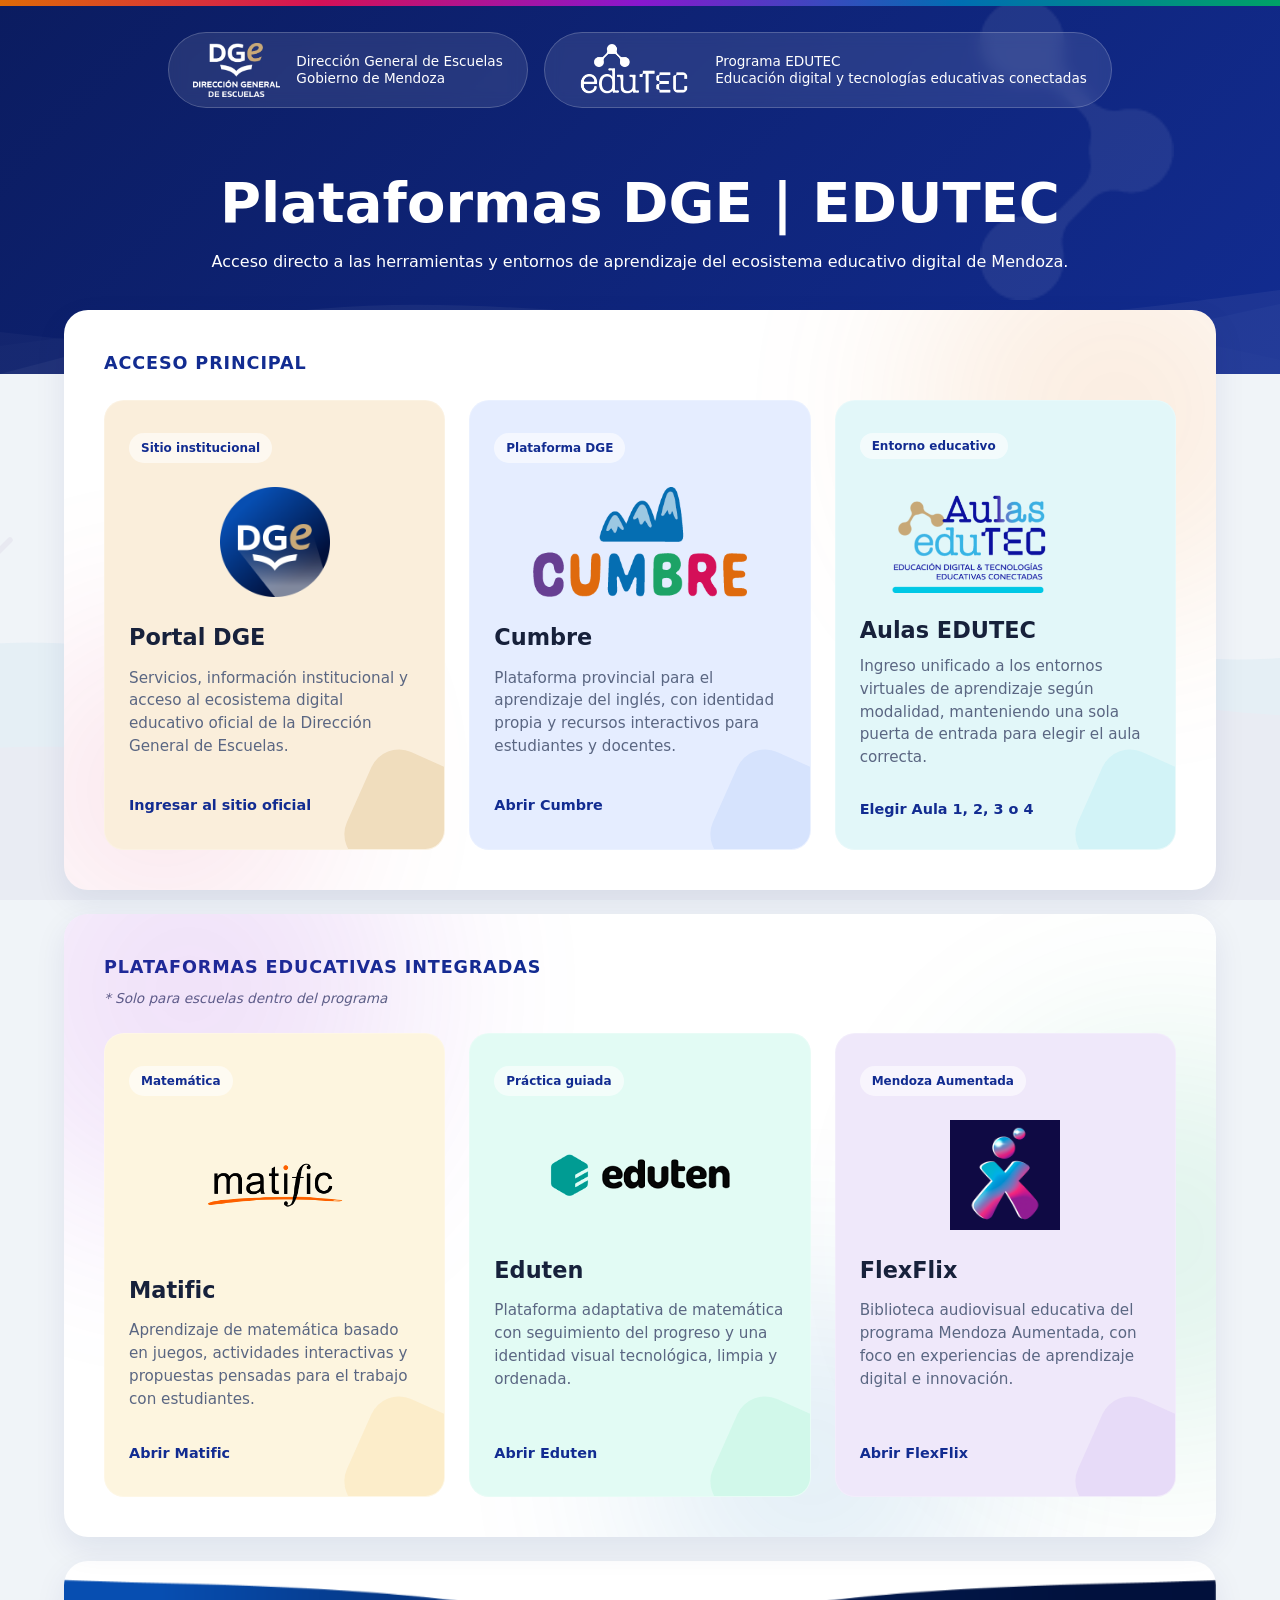
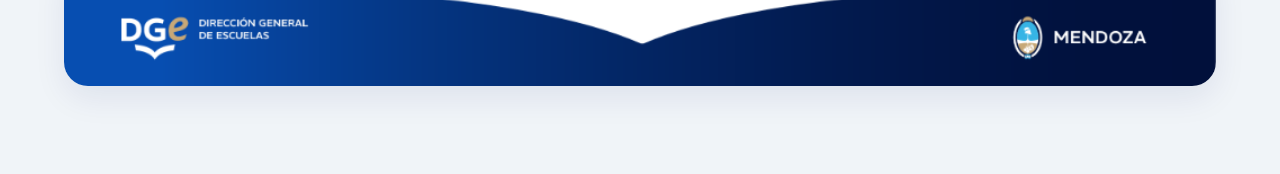
<file: index.html>
<!DOCTYPE html>
<html lang="es">

<head>
    <meta charset="UTF-8">
    <meta name="viewport" content="width=device-width, initial-scale=1.0">
    <title>Plataformas DGE | EDUTEC</title>
    <link rel="stylesheet" href="css/style.css">
</head>

<body>


    <!-- Hero Institucional -->
    <header class="hero">
        <!-- Guiño Edutec: Signature Color Bar -->
        <div class="edutec-palette-bar"></div>

        <div class="hero-bg-molecule"></div>
        <div class="hero-bg-mountains"></div>

        <div class="container hero-container">
            <div class="hero-header">
                <div class="hero-logos">
                    <!-- Pill Logo DGE -->
                    <div class="hero-logo-box">
                        <img src="img/dge-white-fixed-1.png" alt="DGE" class="logo-image"
                            onerror="this.src=''; this.alt='DGE';">
                        <div class="logo-text">Dirección General de Escuelas<br>Gobierno de Mendoza</div>
                    </div>
                    <!-- Pill Logo EDUTEC -->
                    <div class="hero-logo-box">
                        <img src="img/edutec-header.png" alt="EDUTEC" class="logo-image"
                            onerror="this.src=''; this.alt='EDUTEC';">
                        <div class="logo-text">Programa EDUTEC<br>Educación digital y tecnologías educativas conectadas
                        </div>
                    </div>
                </div>
            </div>

            <div class="hero-content">
                <h1 class="hero-title">Plataformas DGE | EDUTEC</h1>
                <p class="hero-description">
                    Acceso directo a las herramientas y entornos de aprendizaje del ecosistema educativo digital de
                    Mendoza.
                </p>


            </div>
        </div>
    </header>

    <main class="container main-content" id="accesos">

        <!-- Acceso Principal (Gobierno de Mendoza) -->
        <section class="section-panel">
            <div class="edutec-node node-orange"></div>
            <div class="edutec-node node-pink"></div>
            <h2 class="section-title">ACCESO PRINCIPAL</h2>
            <div class="cards-grid">

                <!-- Portal DGE -->
                <a href="https://www.mendoza.edu.ar/" class="card card-portal" target="_blank"
                    rel="noopener noreferrer">
                    <div class="card-badge">Sitio institucional</div>
                    <img src="img/portal-dge.png" alt="Portal DGE" class="card-logo"
                        onerror="this.src=''; this.alt='Portal DGE';">
                    <h3>Portal DGE</h3>
                    <p>Servicios, información institucional y acceso al ecosistema digital educativo oficial de la
                        Dirección General de Escuelas.</p>
                    <div class="card-link">Ingresar al sitio oficial</div>
                </a>

                <!-- Cumbre -->
                <a href="https://cumbre.mendoza.edu.ar/" class="card card-cumbre" target="_blank"
                    rel="noopener noreferrer">
                    <div class="card-badge">Plataforma DGE</div>
                    <img src="img/cumbre.png" alt="Cumbre" class="card-logo" onerror="this.src=''; this.alt='Cumbre';">
                    <h3>Cumbre</h3>
                    <p>Plataforma provincial para el aprendizaje del inglés, con identidad propia y recursos
                        interactivos para estudiantes y docentes.</p>
                    <div class="card-link">Abrir Cumbre</div>
                </a>

                <!-- Aulas EDUTEC -->
                <button type="button" class="card card-aulas" id="btnAulasEdutec">
                    <div class="card-badge">Entorno educativo</div>
                    <img src="img/aulas-edutec.png" alt="Aulas EDUTEC" class="card-logo"
                        onerror="this.src=''; this.alt='Aulas EDUTEC';">
                    <h3>Aulas EDUTEC</h3>
                    <p>Ingreso unificado a los entornos virtuales de aprendizaje según modalidad, manteniendo una sola
                        puerta de entrada para elegir el aula correcta.</p>
                    <div class="card-link">Elegir Aula 1, 2, 3 o 4</div>
                </button>

            </div>
        </section>

        <!-- Plataformas Educativas Integradas -->
        <section class="section-panel">
            <div class="edutec-node node-purple"></div>
            <div class="edutec-node node-blue"></div>
            <div class="edutec-node node-green"></div>
            <h2 class="section-title">PLATAFORMAS EDUCATIVAS INTEGRADAS</h2>
            <p class="section-note">* Solo para escuelas dentro del programa</p>
            <div class="cards-grid">

                <!-- Matific -->
                <a href="https://www.matific.com/ar/es-ar/home/" class="card card-matific" target="_blank"
                    rel="noopener noreferrer">
                    <div class="card-badge">Matemática</div>
                    <img src="img/matific.png" alt="Matific" class="card-logo"
                        onerror="this.src=''; this.alt='Matific';">
                    <h3>Matific</h3>
                    <p>Aprendizaje de matemática basado en juegos, actividades interactivas y propuestas pensadas para
                        el trabajo con estudiantes.</p>
                    <div class="card-link">Abrir Matific</div>
                </a>

                <!-- Eduten -->
                <a href="https://eduten.com/" class="card card-eduten" target="_blank" rel="noopener noreferrer">
                    <div class="card-badge">Práctica guiada</div>
                    <img src="img/eduten.png" alt="Eduten" class="card-logo" onerror="this.src=''; this.alt='Eduten';">
                    <h3>Eduten</h3>
                    <p>Plataforma adaptativa de matemática con seguimiento del progreso y una identidad visual
                        tecnológica, limpia y ordenada.</p>
                    <div class="card-link">Abrir Eduten</div>
                </a>

                <!-- FlexFlix -->
                <a href="https://www.flexflix.ai/" class="card card-flexflix" target="_blank" rel="noopener noreferrer">
                    <div class="card-badge">Mendoza Aumentada</div>
                    <img src="img/flexflix.png" alt="FlexFlix" class="card-logo"
                        onerror="this.src=''; this.alt='FlexFlix';">
                    <h3>FlexFlix</h3>
                    <p>Biblioteca audiovisual educativa del programa Mendoza Aumentada, con foco en experiencias de
                        aprendizaje digital e innovación.</p>
                    <div class="card-link">Abrir FlexFlix</div>
                </a>

            </div>
        </section>

        <!-- Pie Institucional -->
        <footer class="footer-panel">
            <img src="img/footer-banner-final.png" alt="Dirección General de Escuelas · Gobierno de Mendoza"
                class="footer-banner">
        </footer>

    </main>

    <!-- Modal Aulas EDUTEC -->
    <div class="modal-overlay" id="modalAulas" aria-hidden="true" role="dialog" aria-labelledby="modalTitle">
        <div class="modal-content">
            <button class="modal-close" id="btnCloseModal" aria-label="Cerrar ventana">
                <svg viewBox="0 0 24 24" fill="none" stroke="currentColor" stroke-width="2.5" stroke-linecap="round"
                    stroke-linejoin="round">
                    <line x1="18" y1="6" x2="6" y2="18"></line>
                    <line x1="6" y1="6" x2="18" y2="18"></line>
                </svg>
            </button>
            <div class="modal-header">
                <h3 id="modalTitle">Seleccionar Aula Virtual</h3>
                <p>Elegí el aula correspondiente según la modalidad.</p>
            </div>
            <div class="modal-body">
                <a href="https://aulasedutec1.mendoza.edu.ar/" class="modal-link" target="_blank"
                    rel="noopener noreferrer">Aula 1</a>
                <a href="https://aulasedutec2.mendoza.edu.ar/" class="modal-link" target="_blank"
                    rel="noopener noreferrer">Aula 2</a>
                <a href="https://aulasedutec3.mendoza.edu.ar/" class="modal-link" target="_blank"
                    rel="noopener noreferrer">Aula 3</a>
                <a href="https://aulasedutec4.mendoza.edu.ar/" class="modal-link" target="_blank"
                    rel="noopener noreferrer">Aula 4</a>
            </div>
            <div class="modal-support">
                <span class="support-dot"></span>
                <h4>SOPORTE TÉCNICO</h4>
                <p>Ante cualquier duda técnica</p>
                <a href="mailto:ayudaaulasedutec@mendoza.edu.ar" class="support-link">ayudaaulasedutec@mendoza.edu.ar</a>
            </div>
        </div>
    </div>

    <script src="js/app.js"></script>
</body>

</html>
</file>
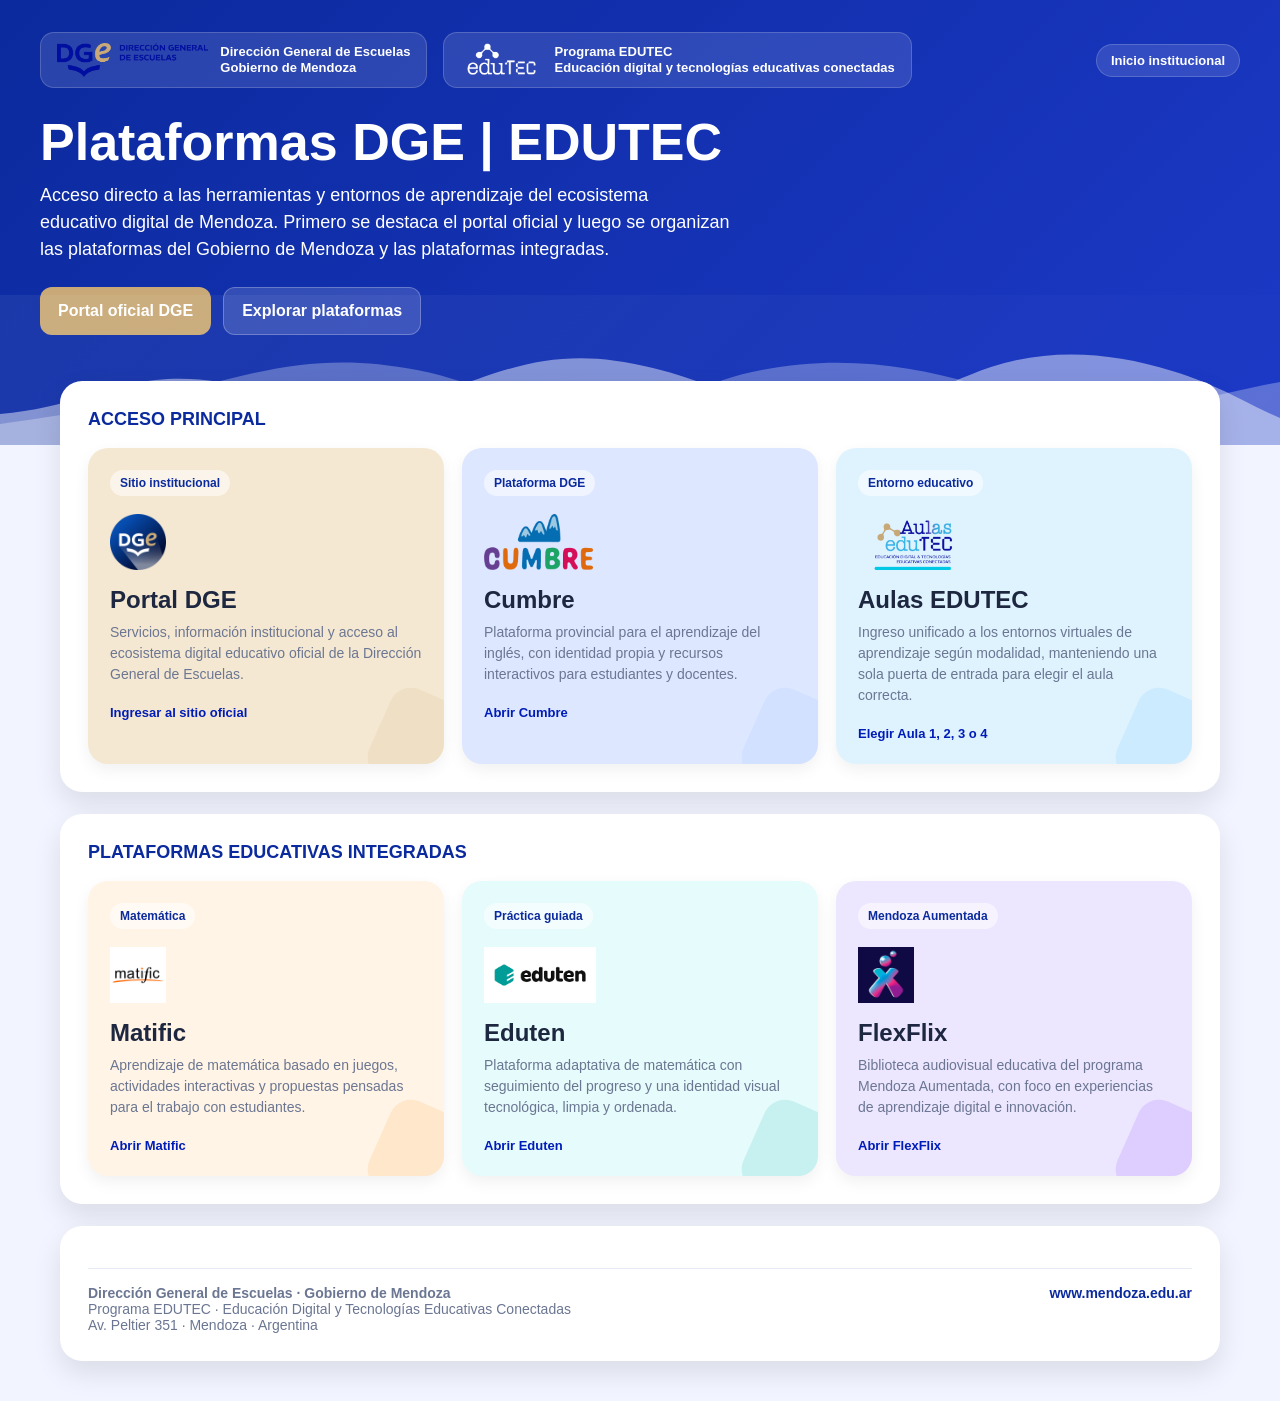
<file: original_chatgpt.html>
<!DOCTYPE html>
<html lang="es">
<head>
  <meta charset="UTF-8" />
  <meta name="viewport" content="width=device-width, initial-scale=1.0" />
  <title>Plataformas DGE | EDUTEC</title>
  <style>
    :root{
      --azul-dge:#0b2a9d;
      --azul-hero:#1c39c7;
      --celeste:#dff3ff;
      --azul-claro:#dde7ff;
      --dorado:#c8a977;
      --dorado-soft:#f5e8d2;
      --violeta:#ece6ff;
      --texto:#1d2740;
      --muted:#6b7692;
      --radius:20px;
      --shadow:0 12px 28px rgba(0,0,0,.10);
    }

    *{box-sizing:border-box}

    html{scroll-behavior:smooth}

    body{
      margin:0;
      font-family:Segoe UI, Arial, sans-serif;
      color:var(--texto);
      background:#f2f5ff;
    }

    .hero{
      background:linear-gradient(135deg,var(--azul-dge),var(--azul-hero));
      color:white;
      padding:32px 30px 110px 30px;
      position:relative;
      overflow:hidden;
    }

    .hero::before{
      content:"";
      position:absolute;
      inset:auto auto 0 0;
      width:100%;
      height:150px;
      background:
        radial-gradient(circle at 12% 100%, rgba(255,255,255,.08) 0 3px, transparent 3px 15px),
        radial-gradient(circle at 16% 92%, rgba(255,255,255,.08) 0 3px, transparent 3px 15px),
        linear-gradient(135deg, rgba(255,255,255,.06), rgba(255,255,255,0));
      pointer-events:none;
    }

    .container{
      max-width:1200px;
      margin:auto;
    }

    .hero-header{
      display:flex;
      align-items:center;
      justify-content:space-between;
      gap:16px;
      margin-bottom:28px;
      flex-wrap:wrap;
    }

    .hero-logos{
      display:flex;
      gap:16px;
      align-items:center;
      flex-wrap:wrap;
    }

    .hero-logo-box{
      background:rgba(255,255,255,.12);
      border:1px solid rgba(255,255,255,.18);
      border-radius:14px;
      padding:10px 16px;
      display:flex;
      align-items:center;
      gap:12px;
    }

    .hero-logo-box img{
      height:34px;
      width:auto;
      display:block;
      object-fit:contain;
    }

    .hero-logo-text{
      font-size:13px;
      line-height:1.25;
      font-weight:600;
    }

    .hero-note{
      background:rgba(255,255,255,.12);
      border:1px solid rgba(255,255,255,.18);
      border-radius:999px;
      padding:8px 14px;
      font-size:13px;
      font-weight:700;
    }

    .hero h1{
      font-size:52px;
      line-height:1.03;
      margin:0 0 12px 0;
      max-width:700px;
    }

    .hero p{
      font-size:18px;
      max-width:690px;
      line-height:1.5;
      margin:0 0 24px 0;
    }

    .buttons{
      display:flex;
      gap:12px;
      flex-wrap:wrap;
    }

    .btn{
      padding:14px 18px;
      border-radius:12px;
      font-weight:700;
      text-decoration:none;
      display:inline-flex;
      align-items:center;
      justify-content:center;
    }

    .btn-primary{
      background:var(--dorado);
      color:white;
    }

    .btn-secondary{
      background:rgba(255,255,255,.15);
      color:white;
      border:1px solid rgba(255,255,255,.25);
    }

    .mountains{
      position:absolute;
      left:0;
      right:0;
      bottom:-1px;
      width:100%;
      height:120px;
      display:block;
    }

    .main{
      max-width:1200px;
      margin:-64px auto 40px auto;
      padding:0 20px;
      position:relative;
      z-index:2;
    }

    .section{
      background:white;
      padding:28px;
      border-radius:22px;
      box-shadow:var(--shadow);
      margin-bottom:22px;
    }

    .section-title{
      font-size:18px;
      font-weight:800;
      margin-bottom:18px;
      color:var(--azul-dge);
      text-transform:uppercase;
    }

    .cards{
      display:grid;
      grid-template-columns:repeat(3,1fr);
      gap:18px;
    }

    .card{
      display:block;
      padding:22px;
      border-radius:20px;
      text-decoration:none;
      color:inherit;
      min-height:260px;
      box-shadow:0 6px 16px rgba(0,0,0,.06);
      transition:.2s;
      position:relative;
      overflow:hidden;
    }

    .card:hover{
      transform:translateY(-3px);
    }

    .card::after{
      content:"";
      position:absolute;
      right:-28px;
      bottom:-28px;
      width:96px;
      height:96px;
      border-radius:22px;
      opacity:.15;
      transform:rotate(24deg);
    }

    .card img.logo{
      max-width:170px;
      max-height:56px;
      width:auto;
      height:auto;
      display:block;
      margin:10px 0 16px 0;
      object-fit:contain;
    }

    .card-portal{
      background:var(--dorado-soft);
    }
    .card-portal::after{
      background:var(--dorado);
    }

    .card-cumbre{
      background:var(--azul-claro);
    }
    .card-cumbre::after{
      background:#8fb8ff;
    }

    .card-aulas{
      background:var(--celeste);
    }
    .card-aulas::after{
      background:#61b8ff;
    }

    .card-matific{
      background:#fff4e5;
    }
    .card-matific::after{
      background:#f39a32;
    }

    .card-eduten{
      background:#e6fbfb;
    }
    .card-eduten::after{
      background:#19b2ae;
    }

    .card-flexflix{
      background:var(--violeta);
    }
    .card-flexflix::after{
      background:#8c45ff;
    }

    .badge{
      font-size:12px;
      font-weight:700;
      margin-bottom:8px;
      color:var(--azul-dge);
      display:inline-block;
      background:rgba(255,255,255,.55);
      padding:6px 10px;
      border-radius:999px;
    }

    .card h3{
      margin:6px 0 8px 0;
      font-size:24px;
    }

    .card p{
      font-size:14px;
      color:var(--muted);
      line-height:1.5;
      margin:0 0 18px 0;
    }

    .card .link,
    .card button.link{
      color:#001cb8;
      font-weight:800;
      font-size:13px;
      text-decoration:none;
      background:none;
      border:none;
      padding:0;
      cursor:pointer;
      font-family:inherit;
    }

    .footer{
      font-size:14px;
      color:var(--muted);
      display:flex;
      justify-content:space-between;
      flex-wrap:wrap;
      gap:10px;
      margin-top:14px;
      padding-top:16px;
      border-top:1px solid #e5e8f5;
    }

    .footer a{
      color:var(--azul-dge);
      text-decoration:none;
      font-weight:700;
    }

    .modal{
      position:fixed;
      inset:0;
      background:rgba(0,0,0,.45);
      display:none;
      align-items:center;
      justify-content:center;
      z-index:50;
      padding:20px;
    }

    .modal.open{
      display:flex;
    }

    .modal-box{
      background:white;
      padding:24px;
      border-radius:20px;
      width:100%;
      max-width:460px;
      box-shadow:0 18px 42px rgba(0,0,0,.18);
      position:relative;
    }

    .modal-close{
      position:absolute;
      top:12px;
      right:12px;
      width:36px;
      height:36px;
      border:none;
      border-radius:10px;
      background:#eef2ff;
      color:var(--azul-dge);
      font-size:20px;
      cursor:pointer;
    }

    .modal-box h3{
      margin:0 0 10px 0;
      color:var(--azul-dge);
    }

    .modal-box p{
      margin:0 0 16px 0;
      color:var(--muted);
      line-height:1.5;
      font-size:14px;
    }

    .modal-grid{
      display:grid;
      grid-template-columns:1fr 1fr;
      gap:10px;
    }

    .modal-link{
      display:block;
      background:linear-gradient(135deg,var(--azul-dge),var(--azul-hero));
      color:white;
      text-align:center;
      padding:12px;
      border-radius:10px;
      text-decoration:none;
      font-weight:700;
    }

    @media (max-width:900px){
      .cards{
        grid-template-columns:1fr;
      }

      .hero h1{
        font-size:38px;
      }

      .hero{
        padding-bottom:90px;
      }

      .footer{
        flex-direction:column;
      }

      .modal-grid{
        grid-template-columns:1fr;
      }
    }
  </style>
</head>
<body>
  <section class="hero">
    <div class="container">
      <div class="hero-header">
        <div class="hero-logos">
          <div class="hero-logo-box">
            <img src="img/dge-header.png" alt="DGE">
            <div class="hero-logo-text">Dirección General de Escuelas<br>Gobierno de Mendoza</div>
          </div>

          <div class="hero-logo-box">
            <img src="img/edutec-header.png" alt="EDUTEC">
            <div class="hero-logo-text">Programa EDUTEC<br>Educación digital y tecnologías educativas conectadas</div>
          </div>
        </div>

        <div class="hero-note">Inicio institucional</div>
      </div>

      <h1>Plataformas DGE | EDUTEC</h1>

      <p>
        Acceso directo a las herramientas y entornos de aprendizaje del ecosistema educativo digital de Mendoza.
        Primero se destaca el portal oficial y luego se organizan las plataformas del Gobierno de Mendoza y las
        plataformas integradas.
      </p>

      <div class="buttons">
        <a class="btn btn-primary" href="https://www.mendoza.edu.ar/" target="_blank" rel="noopener noreferrer">Portal oficial DGE</a>
        <a class="btn btn-secondary" href="#plataformas">Explorar plataformas</a>
      </div>
    </div>

    <svg class="mountains" viewBox="0 0 1200 120" preserveAspectRatio="none" aria-hidden="true">
      <path d="M0,120 L0,88 C65,82 96,60 146,54 C199,48 240,65 292,73 C344,81 390,75 448,53 C505,31 548,25 612,42 C681,60 711,88 770,90 C838,92 876,60 929,41 C984,22 1041,26 1099,45 C1145,60 1171,79 1200,92 L1200,120 Z" fill="rgba(255,255,255,.45)"/>
      <path d="M0,120 L0,98 C79,86 127,78 185,61 C261,39 314,28 391,44 C445,55 491,84 548,87 C608,91 653,58 705,46 C783,28 851,39 914,58 C969,74 1010,87 1067,82 C1117,78 1157,64 1200,56 L1200,120 Z" fill="rgba(255,255,255,.28)"/>
    </svg>
  </section>

  <div class="main">
    <div class="section">
      <div class="section-title">Acceso principal</div>

      <div class="cards" id="plataformas">
        <a class="card card-portal" href="https://www.mendoza.edu.ar/" target="_blank" rel="noopener noreferrer">
          <div class="badge">Sitio institucional</div>
          <img class="logo" src="img/portal-dge.png" alt="Portal DGE">
          <h3>Portal DGE</h3>
          <p>Servicios, información institucional y acceso al ecosistema digital educativo oficial de la Dirección General de Escuelas.</p>
          <span class="link">Ingresar al sitio oficial</span>
        </a>

        <a class="card card-cumbre" href="https://cumbre.mendoza.edu.ar/" target="_blank" rel="noopener noreferrer">
          <div class="badge">Plataforma DGE</div>
          <img class="logo" src="img/cumbre.png" alt="Cumbre">
          <h3>Cumbre</h3>
          <p>Plataforma provincial para el aprendizaje del inglés, con identidad propia y recursos interactivos para estudiantes y docentes.</p>
          <span class="link">Abrir Cumbre</span>
        </a>

        <a class="card card-aulas" href="#" id="openAulas">
          <div class="badge">Entorno educativo</div>
          <img class="logo" src="img/aulas-edutec.png" alt="Aulas EDUTEC">
          <h3>Aulas EDUTEC</h3>
          <p>Ingreso unificado a los entornos virtuales de aprendizaje según modalidad, manteniendo una sola puerta de entrada para elegir el aula correcta.</p>
          <span class="link">Elegir Aula 1, 2, 3 o 4</span>
        </a>
      </div>
    </div>

    <div class="section">
      <div class="section-title">Plataformas educativas integradas</div>

      <div class="cards">
        <a class="card card-matific" href="https://www.matific.com/ar/es-ar/home/" target="_blank" rel="noopener noreferrer">
          <div class="badge">Matemática</div>
          <img class="logo" src="img/matific.png" alt="Matific">
          <h3>Matific</h3>
          <p>Aprendizaje de matemática basado en juegos, actividades interactivas y propuestas pensadas para el trabajo con estudiantes.</p>
          <span class="link">Abrir Matific</span>
        </a>

        <a class="card card-eduten" href="https://eduten.com/" target="_blank" rel="noopener noreferrer">
          <div class="badge">Práctica guiada</div>
          <img class="logo" src="img/eduten.png" alt="Eduten">
          <h3>Eduten</h3>
          <p>Plataforma adaptativa de matemática con seguimiento del progreso y una identidad visual tecnológica, limpia y ordenada.</p>
          <span class="link">Abrir Eduten</span>
        </a>

        <a class="card card-flexflix" href="https://www.flexflix.ai/" target="_blank" rel="noopener noreferrer">
          <div class="badge">Mendoza Aumentada</div>
          <img class="logo" src="img/flexflix.png" alt="FlexFlix">
          <h3>FlexFlix</h3>
          <p>Biblioteca audiovisual educativa del programa Mendoza Aumentada, con foco en experiencias de aprendizaje digital e innovación.</p>
          <span class="link">Abrir FlexFlix</span>
        </a>
      </div>
    </div>

    <div class="section">
      <div class="footer">
        <div>
          <strong>Dirección General de Escuelas · Gobierno de Mendoza</strong><br>
          Programa EDUTEC · Educación Digital y Tecnologías Educativas Conectadas<br>
          Av. Peltier 351 · Mendoza · Argentina
        </div>

        <div>
          <a href="https://www.mendoza.edu.ar/" target="_blank" rel="noopener noreferrer">www.mendoza.edu.ar</a>
        </div>
      </div>
    </div>
  </div>

  <div class="modal" id="modalAulas">
    <div class="modal-box">
      <button class="modal-close" id="closeAulas" aria-label="Cerrar">×</button>
      <h3>Seleccionar Aula EDUTEC</h3>
      <p>Elegí el aula correspondiente según la modalidad.</p>

      <div class="modal-grid">
        <a class="modal-link" href="https://escueladigital1.mendoza.edu.ar/" target="_blank" rel="noopener noreferrer">Aula 1</a>
        <a class="modal-link" href="https://aulasedutec2.mendoza.edu.ar/" target="_blank" rel="noopener noreferrer">Aula 2</a>
        <a class="modal-link" href="https://escueladigital3.mendoza.edu.ar/" target="_blank" rel="noopener noreferrer">Aula 3</a>
        <a class="modal-link" href="https://escueladigital4.mendoza.edu.ar/" target="_blank" rel="noopener noreferrer">Aula 4</a>
      </div>
    </div>
  </div>

  <script>
    const openAulas = document.getElementById('openAulas');
    const closeAulas = document.getElementById('closeAulas');
    const modalAulas = document.getElementById('modalAulas');

    openAulas.addEventListener('click', function(e){
      e.preventDefault();
      modalAulas.classList.add('open');
    });

    closeAulas.addEventListener('click', function(){
      modalAulas.classList.remove('open');
    });

    modalAulas.addEventListener('click', function(e){
      if(e.target === modalAulas){
        modalAulas.classList.remove('open');
      }
    });
  </script>
</body>
</html>
</file>
<file: css/style.css>
/* =========================================
   Variables Globales y Configuración Base
   ========================================= */
:root {
    /* Identidad Corporativa */
    --dge-blue: #122c91;
    --dge-blue-dark: #0b1c60;
    --edutec-gold: #ceaa71;
    --edutec-gold-hover: #dfbc83;

    /* Superficies de Tarjetas */
    --card-portal-bg: #faeedb;
    --card-cumbre-bg: #e5edff;
    --card-aulas-bg: #e2f7f9;
    --card-matific-bg: #fdf5df;
    --card-eduten-bg: #e2fbf4;
    --card-flexflix-bg: #efe8fa;

    /* Decoraciones Tarjetas */
    --dec-portal: #cfa864;
    --dec-cumbre: #a8c1f7;
    --dec-aulas: #a1e8f0;
    --dec-matific: #f5d38a;
    --dec-eduten: #9deecc;
    --dec-flexflix: #cdb2f0;

    /* General */
    --bg-main: #f0f4f8;
    --surface: #ffffff;
    --text-primary: #17213b;
    --text-secondary: #5a6682;
    --text-link: #122c91;

    --shadow-panel: 0 12px 32px rgba(11, 28, 96, 0.08);
    --shadow-card: 0 6px 16px rgba(11, 28, 96, 0.06);
    --shadow-hover: 0 16px 24px rgba(11, 28, 96, 0.12);

    --radius-panel: 24px;
    --radius-card: 20px;
}

* {
    box-sizing: border-box;
    margin: 0;
    padding: 0;
}

html {
    scroll-behavior: smooth;
}

body {
    font-family: 'Outfit', system-ui, -apple-system, BlinkMacSystemFont, "Segoe UI", Roboto, "Helvetica Neue", Arial, sans-serif;
    background-color: var(--bg-main);
    background-image: url('../img/cumbre-bg.svg');
    background-size: cover;
    background-position: center bottom;
    background-attachment: fixed;
    color: var(--text-primary);
    line-height: 1.5;
    -webkit-font-smoothing: antialiased;
}

a {
    text-decoration: none;
    color: inherit;
}

button {
    font-family: inherit;
    border: none;
    background: none;
    cursor: pointer;
    text-align: left;
}

.container {
    max-width: 1200px;
    margin: 0 auto;
    padding: 0 24px;
    width: 100%;
}

@media (min-width: 1600px) {
    .container {
        max-width: 1400px;
    }
}

@media (min-width: 2500px) {
    .container {
        max-width: 1800px;
    }
}

/* =========================================
   HERO INSTITUCIONAL
   ========================================= */
.edutec-palette-bar {
    position: absolute;
    top: 0;
    left: 0;
    width: 100%;
    height: 6px;
    background: linear-gradient(to right, #DF6A07, #D41157, #8917CE, #006EB2, #00A366);
    z-index: 100;
}

.hero {
    position: relative;
    background: linear-gradient(135deg, var(--dge-blue-dark) 0%, var(--dge-blue) 100%);
    color: #ffffff;
    padding: 32px 0 100px;
    overflow: hidden;
}

.hero-bg-molecule {
    position: absolute;
    top: 0;
    /* Changed from -40px */
    right: 0;
    /* Changed from -40px */
    width: 300px;
    height: 300px;
    background-image: url('../img/edutec-icon-white.png');
    background-size: contain;
    background-repeat: no-repeat;
    opacity: 0.08;
    pointer-events: none;
    z-index: 1;
}

/* Montañas mendocinas */
.hero-bg-mountains {
    position: absolute;
    bottom: 0;
    left: 0;
    width: 100%;
    height: 140px;
    background-image: url('../img/background-mountains.svg');
    background-size: cover;
    background-position: center bottom;
    background-repeat: no-repeat;
    opacity: 0.2;
    pointer-events: none;
}

.hero-header {
    display: flex;
    justify-content: center;
    /* Balanced */
    align-items: center;
    gap: 32px;
    margin-bottom: 64px;
    flex-wrap: wrap;
    position: relative;
    z-index: 2;
}

.hero-logos {
    display: flex;
    gap: 16px;
    flex-wrap: wrap;
}

.hero-logo-box {
    display: flex;
    align-items: center;
    gap: 16px;
    background: rgba(255, 255, 255, 0.1);
    border: 1px solid rgba(255, 255, 255, 0.2);
    border-radius: 999px;
    padding: 10px 24px;
    backdrop-filter: blur(8px);
}

.hero-logo-box .logo-image {
    height: 54px;
    width: auto;
    object-fit: contain;
}

.hero-logo-box .logo-text {
    font-size: 0.85rem;
    line-height: 1.25;
    font-weight: 500;
}

.hero-content {
    position: relative;
    z-index: 2;
    text-align: center;
    /* Center for balance */
    margin: 0 auto;
}

.hero-title {
    font-size: 3.5rem;
    font-weight: 800;
    line-height: 1.1;
    margin: 0 auto 16px;
    max-width: 900px;
}

.hero-subtitle {
    font-size: 1.15rem;
    max-width: 700px;
    margin: 0 auto 32px;
    color: rgba(255, 255, 255, 0.9);
    line-height: 1.5;
}

.hero-actions {
    display: flex;
    justify-content: center;
    /* Center actions */
    gap: 16px;
    flex-wrap: wrap;
}

.btn {
    display: inline-flex;
    align-items: center;
    justify-content: center;
    padding: 14px 28px;
    border-radius: 12px;
    font-weight: 700;
    font-size: 1rem;
    transition: all 0.2s;
}

.btn-primary {
    background-color: var(--edutec-gold);
    color: var(--text-primary);
    box-shadow: 0 4px 12px rgba(206, 170, 113, 0.3);
}

.btn-primary:hover {
    background-color: var(--edutec-gold-hover);
    transform: translateY(-2px);
    box-shadow: 0 6px 16px rgba(206, 170, 113, 0.4);
}

.btn-secondary {
    background-color: rgba(255, 255, 255, 0.15);
    color: #ffffff;
    border: 1px solid rgba(255, 255, 255, 0.3);
    backdrop-filter: blur(4px);
}

.btn-secondary:hover {
    background-color: rgba(255, 255, 255, 0.25);
    border-color: #ffffff;
}

/* =========================================
   CONTENIDO PRINCIPAL (Paneles Blancos)
   ========================================= */
.main-content {
    margin-top: -64px;
    position: relative;
    z-index: 10;
    padding-bottom: 64px;
}

.section-panel {
    background-color: var(--surface);
    border-radius: var(--radius-panel);
    padding: 40px;
    box-shadow: var(--shadow-panel);
    margin-bottom: 24px;
    position: relative;
    overflow: hidden;
}

/* Nodos Luminosos EDUTEC (Watermarks) */
.edutec-node {
    position: absolute;
    border-radius: 50%;
    filter: blur(100px);
    opacity: 0.12;
    /* Brillo sutil */
    pointer-events: none;
    z-index: 0;
}

.node-orange {
    background-color: #DF6A07;
    width: 400px;
    height: 400px;
    top: -100px;
    right: -100px;
}

.node-pink {
    background-color: #D41157;
    width: 300px;
    height: 300px;
    bottom: -50px;
    left: -50px;
}

.node-purple {
    background-color: #8917CE;
    width: 450px;
    height: 450px;
    top: -150px;
    left: -100px;
}

.node-blue {
    background-color: #006EB2;
    width: 350px;
    height: 350px;
    bottom: -100px;
    right: 20%;
}

.node-green {
    background-color: #00A366;
    width: 400px;
    height: 400px;
    top: 20%;
    right: -150px;
}

.watermark-tech-1,
.watermark-tech-2 {
    position: absolute;
    width: 400px;
    height: 400px;
    background-size: contain;
    background-repeat: no-repeat;
    opacity: 0.03;
    /* Very subtle */
    pointer-events: none;
    z-index: 0;
}

.watermark-tech-1 {
    top: -50px;
    right: -50px;
    background-image: url('../img/watermark-tech-1.png');
    transform: rotate(15deg);
}

.watermark-tech-2 {
    bottom: -50px;
    left: -50px;
    background-image: url('../img/watermark-tech-2.png');
    transform: rotate(-10deg);
}

/* Nuevas Marcas de Agua (Trazos Tech) - Cumbre Palette */
.tech-watermark {
    position: fixed;
    /* Fixed for ultra-wide / zoom-out stability */
    width: 150px;
    height: 150px;
    opacity: 0.25;
    /* Increased for visibility */
    pointer-events: none;
    z-index: 0;
    /* Move above body background but behind sections if necessary */
    -webkit-mask-repeat: no-repeat;
    mask-repeat: no-repeat;
    -webkit-mask-size: contain;
    mask-size: contain;
}

.watermark-laptop {
    top: 15%;
    left: 8%;
    background-color: #DF6A07;
    -webkit-mask-image: url('../img/icon-laptop.svg');
    mask-image: url('../img/icon-laptop.svg');
    transform: rotate(-10deg);
}

.watermark-signal {
    top: 35%;
    right: 12%;
    background-color: #006EB2;
    -webkit-mask-image: url('../img/icon-signal.svg');
    mask-image: url('../img/icon-signal.svg');
    transform: rotate(15deg);
}

.watermark-cloud {
    bottom: 25%;
    left: 15%;
    background-color: #D41157;
    -webkit-mask-image: url('../img/icon-cloud.svg');
    mask-image: url('../img/icon-cloud.svg');
    transform: rotate(-5deg);
}

.watermark-code {
    top: 65%;
    left: 80%;
    background-color: #00A366;
    -webkit-mask-image: url('../img/icon-code-trace.svg');
    mask-image: url('../img/icon-code-trace.svg');
    transform: rotate(25deg);
}

.watermark-backpack {
    bottom: 10%;
    right: 5%;
    background-color: #8917CE;
    -webkit-mask-image: url('../img/icon-backpack.svg');
    mask-image: url('../img/icon-backpack.svg');
    transform: rotate(-20deg);
}

.section-title {
    font-size: 1.1rem;
    font-weight: 800;
    color: var(--dge-blue);
    text-transform: uppercase;
    letter-spacing: 0.05em;
    margin-bottom: 24px;
}

.section-note {
    font-size: 0.85rem;
    color: var(--text-secondary);
    margin-top: -16px;
    margin-bottom: 24px;
    font-weight: 500;
    font-style: italic;
}

.cards-grid {
    display: grid;
    grid-template-columns: repeat(auto-fit, minmax(280px, 1fr));
    gap: 24px;
}

/* =========================================
   TARJETAS
   ========================================= */
.card {
    display: flex;
    flex-direction: column;
    padding: 32px 24px;
    border-radius: var(--radius-card);
    transition: transform 0.4s cubic-bezier(0.165, 0.84, 0.44, 1), box-shadow 0.4s ease;
    position: relative;
    overflow: hidden;
    /* Volver a ocultar para asomo elegante e interno */
    text-decoration: none;
    color: var(--text-primary);

    /* Glassmorphism Effect */
    backdrop-filter: blur(8px);
    -webkit-backdrop-filter: blur(8px);
    border: 1px solid rgba(255, 255, 255, 0.2);

    /* Reveal Animation entry */
    opacity: 0;
    transform: translateY(20px);
    animation: revealUp 0.8s cubic-bezier(0.165, 0.84, 0.44, 1) forwards;
}

.card:nth-child(1) {
    animation-delay: 0.1s;
}

.card:nth-child(2) {
    animation-delay: 0.2s;
}

.card:nth-child(3) {
    animation-delay: 0.3s;
}

.card:hover {
    transform: translateY(-8px) scale(1.02);
    box-shadow: 0 20px 40px rgba(0, 0, 0, 0.12);
}

/* Decoración geométrica restaurada */
.card::after {
    content: '';
    position: absolute;
    bottom: -30px;
    right: -30px;
    width: 120px;
    height: 120px;
    border-radius: 30px;
    transform: rotate(24deg);
    opacity: 0.25;
    transition: transform 0.4s ease;
    z-index: 1;
    /* Above the Glass background but below content if necessary */
}

.card:hover::after {
    transform: rotate(15deg) scale(1.2);
    opacity: 0.4;
}

/* =========================================
   ANIMACIONES DE ANIMALES (INYECCIÓN DINÁMICA)
   ========================================= */
.card h1,
.card h2,
.card h3,
.card p,
.card .card-badge,
.card .card-logo,
.card .card-link {
    position: relative;
    z-index: 10;
}

/* Animations Reveal */
@keyframes revealUp {
    from {
        opacity: 0;
        transform: translateY(30px);
    }

    to {
        opacity: 1;
        transform: translateY(0);
    }
}

@keyframes fadeInScale {
    from {
        opacity: 0;
        transform: scale(0.95);
    }

    to {
        opacity: 1;
        transform: scale(1);
    }
}

.hero-content {
    position: relative;
    z-index: 2;
    text-align: center;
    /* Center for balance */
    margin: 0 auto;
    animation: fadeInScale 1s ease-out;
}

.card:hover::after {
    transform: rotate(15deg) scale(1.1);
}

.card-badge {
    align-self: flex-start;
    font-size: 0.75rem;
    font-weight: 700;
    color: var(--dge-blue);
    background: rgba(255, 255, 255, 0.6);
    padding: 6px 12px;
    border-radius: 999px;
    margin-bottom: 24px;
    position: relative;
    z-index: 2;
}

.card-logo {
    height: 110px;
    /* Increased from 80px */
    width: auto;
    max-width: 100%;
    object-fit: contain;
    margin-bottom: 24px;
    display: block;
    position: relative;
    z-index: 2;
    transition: transform 0.3s;
}

.card h3 {
    font-size: 1.4rem;
    font-weight: 800;
    margin-bottom: 12px;
    position: relative;
    z-index: 2;
}

.card p {
    font-size: 0.95rem;
    color: var(--text-secondary);
    line-height: 1.5;
    margin-bottom: 32px;
    flex-grow: 1;
    position: relative;
    z-index: 2;
}

.card-link {
    font-size: 0.9rem;
    font-weight: 800;
    color: var(--text-link);
    display: inline-flex;
    position: relative;
    z-index: 2;
}

/* Asignación de colores por plataforma */
.card-portal {
    background-color: var(--card-portal-bg);
}

.card-portal::after {
    background-color: var(--dec-portal);
}

.card-cumbre {
    background-color: var(--card-cumbre-bg);
}

.card-cumbre::after {
    background-color: var(--dec-cumbre);
}

.card-aulas {
    background-color: var(--card-aulas-bg);
}

.card-aulas::after {
    background-color: var(--dec-aulas);
}

.card-matific {
    background-color: var(--card-matific-bg);
}

.card-matific::after {
    background-color: var(--dec-matific);
}

.card-matific .card-logo,
.card-eduten .card-logo {
    mix-blend-mode: multiply;
    filter: contrast(1.1);
}

.card-matific .card-logo {
    height: 130px;
    /* Matific logo needs more height presence */
    transform: scale(1.15);
}

.card-eduten {
    background-color: var(--card-eduten-bg);
}

.card-eduten::after {
    background-color: var(--dec-eduten);
}

.card-flexflix {
    background-color: var(--card-flexflix-bg);
}

.card-flexflix::after {
    background-color: var(--dec-flexflix);
}

/* =========================================
   PIE DE PÁGINA (Footer Panel)
   ========================================= */
.footer-panel {
    background-color: var(--surface);
    border-radius: var(--radius-panel);
    box-shadow: var(--shadow-panel);
    display: flex;
    overflow: hidden;
    /* Encapsulate the image within the border radius */
    margin-bottom: 24px;
}

.footer-banner {
    width: 100%;
    height: auto;
    display: block;
    object-fit: cover;
}

/* =========================================
   MODAL AULAS EDUTEC
   ========================================= */
.modal-overlay {
    position: fixed;
    top: 0;
    left: 0;
    width: 100vw;
    height: 100vh;
    background-color: rgba(11, 28, 96, 0.5);
    backdrop-filter: blur(4px);
    z-index: 100;
    display: flex;
    justify-content: center;
    align-items: center;
    padding: 24px;
    opacity: 0;
    visibility: hidden;
    transition: opacity 0.3s ease, visibility 0.3s;
}

.modal-overlay.active {
    opacity: 1;
    visibility: visible;
}

.modal-content {
    background-color: var(--surface);
    background-image: url('../img/edutec-icon-blue.png');
    background-size: 200px;
    background-repeat: no-repeat;
    background-position: -50px -50px;
    /* Soft watermark appearance */
    background-blend-mode: screen;
    border-radius: var(--radius-panel);
    width: 100%;
    max-width: 480px;
    box-shadow: 0 24px 48px rgba(0, 0, 0, 0.2);
    position: relative;
    transform: translateY(20px) scale(0.95);
    transition: transform 0.3s cubic-bezier(0.175, 0.885, 0.32, 1.275);
    overflow: hidden;
    /* Ensure watermark doesn't spill out */
}

/* Ensure modal contents sit above the watermark */
.modal-content>* {
    position: relative;
    z-index: 2;
}

/* Watermark overlay to reduce opacity */
.modal-content::before {
    content: '';
    position: absolute;
    top: 0;
    left: 0;
    right: 0;
    bottom: 0;
    background: rgba(255, 255, 255, 0.94);
    pointer-events: none;
    z-index: 1;
}

.modal-overlay.active .modal-content {
    transform: translateY(0) scale(1);
}

.modal-header {
    padding: 32px 32px 24px;
}

.modal-header h3 {
    color: var(--dge-blue);
    font-size: 1.5rem;
    font-weight: 800;
    margin-bottom: 8px;
}

.modal-header p {
    color: var(--text-secondary);
    font-size: 0.95rem;
}

.modal-close {
    position: absolute;
    top: 20px;
    right: 20px;
    width: 44px;
    /* Larger hit area */
    height: 44px;
    border-radius: 50%;
    background-color: var(--bg-main);
    color: var(--text-secondary);
    display: flex;
    justify-content: center;
    align-items: center;
    transition: background-color 0.2s, color 0.2s;
    z-index: 10;
    /* Ensure on top */
    cursor: pointer;
}

.modal-close:hover {
    background-color: #e2e8f0;
    color: var(--text-primary);
}

.modal-close svg {
    width: 20px;
    height: 20px;
}

.modal-body {
    padding: 0 32px 32px;
    display: grid;
    grid-template-columns: 1fr 1fr;
    gap: 16px;
}

.modal-link {
    display: flex;
    align-items: center;
    justify-content: center;
    padding: 16px;
    background-color: var(--dge-blue);
    color: #ffffff;
    border-radius: 12px;
    font-weight: 700;
    transition: all 0.2s;
}

.modal-link:hover {
    background-color: var(--dge-blue-dark);
    transform: translateY(-2px);
    box-shadow: 0 4px 12px rgba(11, 28, 96, 0.3);
}

.modal-support {
    margin: 0 32px 32px;
    padding: 32px 24px 24px;
    border: 1.5px solid #d0e4f5;
    border-radius: 20px;
    text-align: center;
    background-color: transparent;
    display: flex;
    flex-direction: column;
    align-items: center;
}

.modal-support .support-dot {
    display: block;
    width: 32px;
    height: 32px;
    background-color: #000;
    border-radius: 50%;
    margin-bottom: 24px;
}

.modal-support h4 {
    color: var(--dge-blue-dark);
    font-size: 1.1rem;
    font-weight: 800;
    letter-spacing: 0.08em;
    margin-bottom: 8px;
    text-transform: uppercase;
}

.modal-support p {
    color: var(--text-secondary);
    font-size: 0.95rem;
    font-weight: 500;
    margin-bottom: 20px;
}

.modal-support .support-link {
    color: #006EB2;
    font-weight: 700;
    font-size: 1rem;
    text-decoration: underline;
    text-decoration-color: #9cd1f9;
    text-decoration-thickness: 1px;
    text-underline-offset: 4px;
    transition: all 0.2s;
}

.modal-support .support-link:hover {
    color: var(--dge-blue);
    text-decoration-color: var(--dge-blue);
}

/* =========================================
   RESPONSIVO
   ========================================= */
@media (max-width: 992px) {
    .hero-title {
        font-size: 2.8rem;
    }
}

@media (max-width: 768px) {
    .hero-header {
        flex-direction: column;
        align-items: flex-start;
    }

    .hero-logos {
        flex-direction: column;
    }

    .hero-title {
        font-size: 2.2rem;
    }

    .section-panel {
        padding: 24px;
    }

    .footer-panel {
        flex-direction: column;
        text-align: center;
    }
}

@media (max-width: 480px) {
    .modal-body {
        grid-template-columns: 1fr;
    }
}

/* =========================================
   GUARDA DE ANIMALES CUMBRE
   ========================================= */
.animal-guarda {
    display: flex;
    justify-content: space-evenly;
    align-items: flex-end;
    width: 100%;
    max-width: 1000px;
    /* Un poco más cerrado para que no se separen tanto */
    margin: 40px auto 0;
    /* Espacio superior respecto a las tarjetas */
    padding: 0 20px;
    position: relative;
    z-index: 10;
    pointer-events: none;
    /* No bloquear clics por accidente */
}

.animal-item {
    height: 90px;
    /* Altura uniforme para todos */
    width: auto;
    object-fit: contain;
    filter: drop-shadow(0 4px 6px rgba(0, 0, 0, 0.05));
    /* Sombreado ligerísimo para que destaquen limpio */
}

/* =========================================
   GLOW SPOTLIGHT (Fondo interactivo)
   ========================================= */
.cursor-glow {
    position: fixed;
    top: 0;
    left: 0;
    pointer-events: none;
    /* VERY IMPORTANT: DO NOT BLOCK CLICKS */
    width: 400px;
    height: 400px;
    background: radial-gradient(circle, rgba(137, 23, 206, 0.15) 0%, rgba(255, 255, 255, 0) 70%);
    border-radius: 50%;
    transform: translate(-50%, -50%);
    z-index: 9999;
    /* Above cards and background */
    mix-blend-mode: multiply;
    transition: background 0.4s ease, opacity 0.3s ease;
    opacity: 0;
}
</file>
